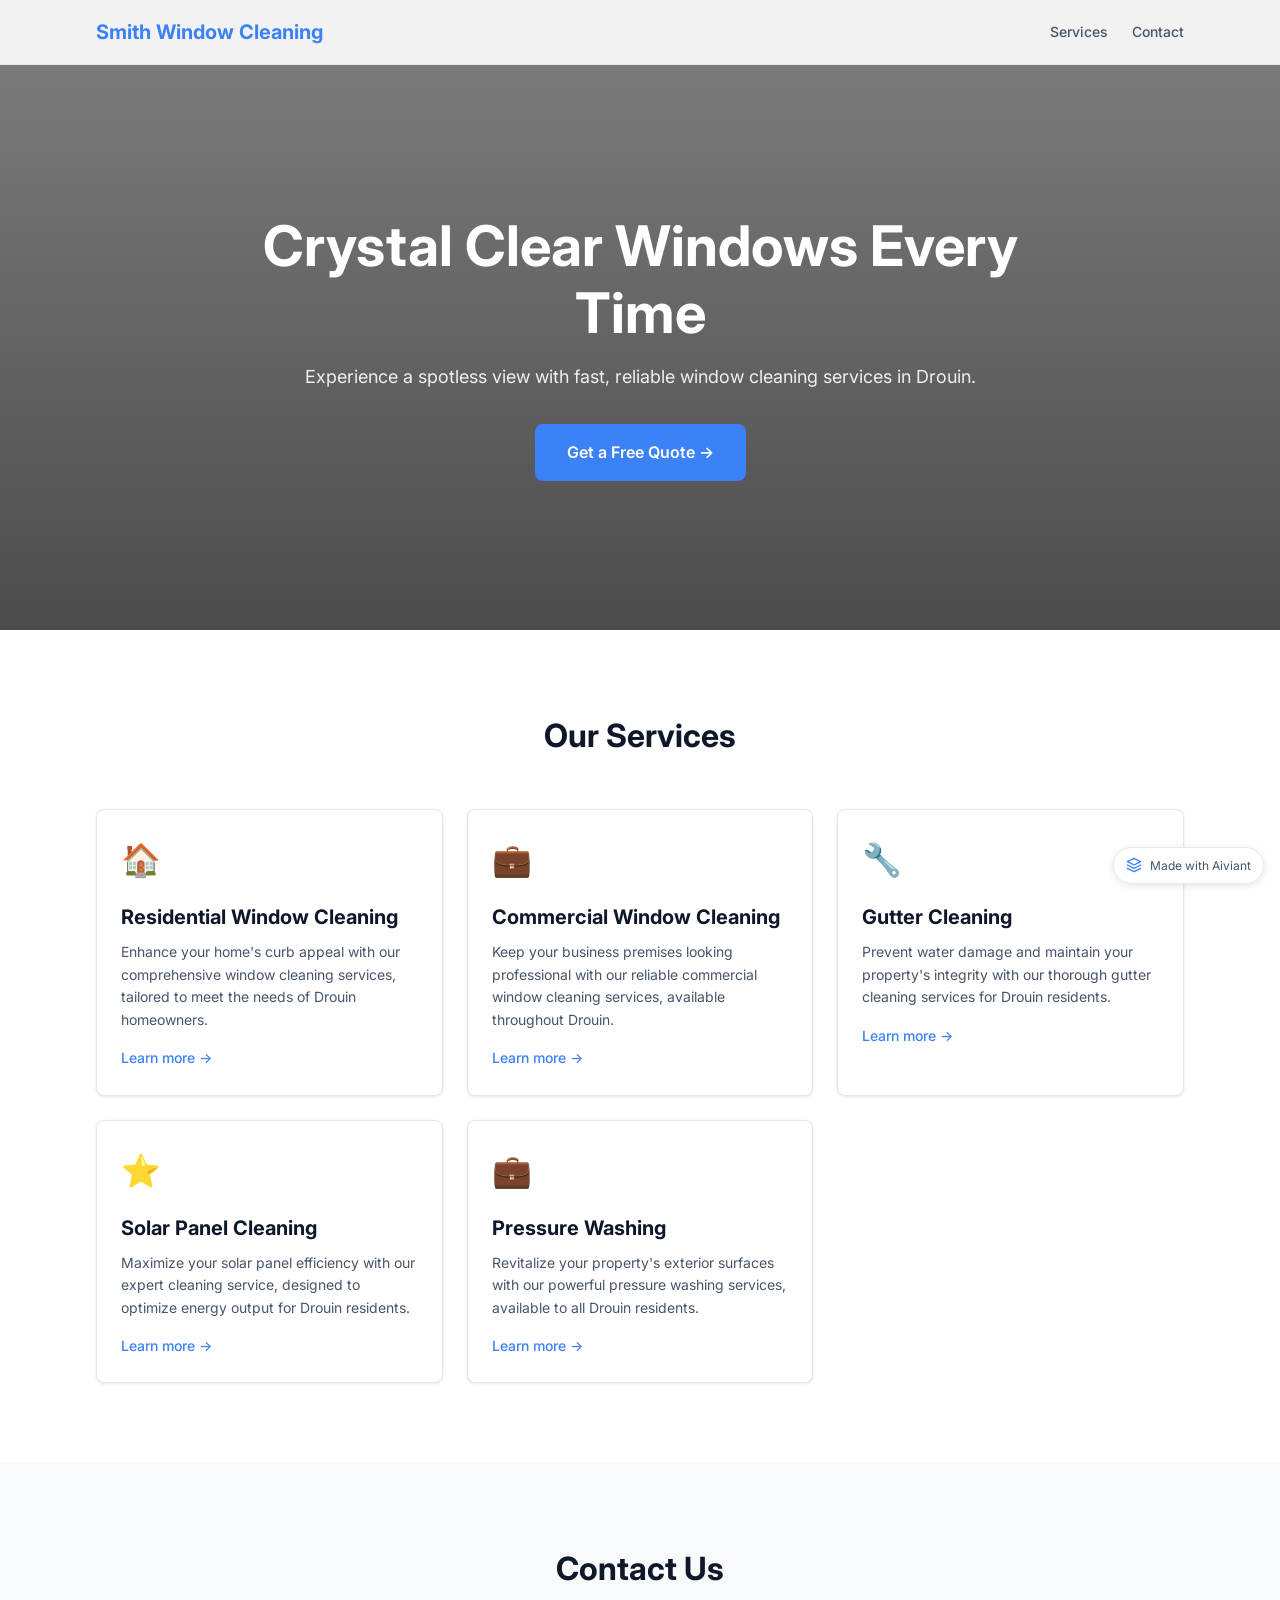
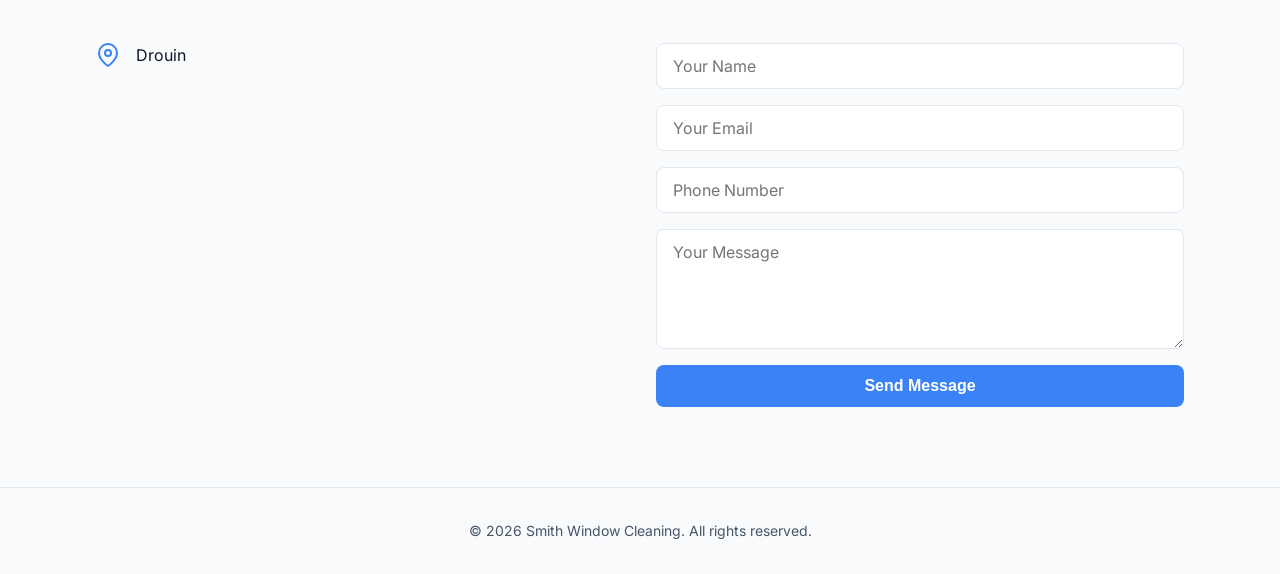
<file: index.html>
<!DOCTYPE html>
<html lang="en">
<head>
    <meta charset="UTF-8">
    <meta name="viewport" content="width=device-width, initial-scale=1.0">
    <title>Smith Window Cleaning - Spotless Windows in Drouin</title>
    <meta name="description" content="Smith Window Cleaning offers fast, reliable services in Drouin. Get crystal-clear windows with our professional team. Contact us for a free quote today.">
    <link rel="canonical" href="./">
    <link rel="stylesheet" href="./assets/styles.css">
    <link rel="preconnect" href="https://fonts.googleapis.com">
    <link rel="preconnect" href="https://fonts.gstatic.com" crossorigin>
    <link href="https://fonts.googleapis.com/css2?family=Inter:wght@400;500;600;700&family=Playfair+Display:wght@400;700&family=Poppins:wght@400;500;600;700&family=DM+Sans:wght@400;500;700&family=Merriweather:wght@400;700&family=Source+Sans+Pro:wght@400;600&display=swap" rel="stylesheet">
</head>
<body>
    
    <nav class="nav">
        <div class="nav-inner">
            <a href="." class="nav-logo">Smith Window Cleaning</a>
            <div class="nav-links">
                <a href="./#services" class="nav-link">Services</a>
<a href="./contact/" class="nav-link">Contact</a>
                
            </div>
            <button class="mobile-menu-btn" aria-label="Toggle menu">
                <svg xmlns="http://www.w3.org/2000/svg" width="24" height="24" viewBox="0 0 24 24" fill="none" stroke="currentColor" stroke-width="2" stroke-linecap="round" stroke-linejoin="round"><path d="M4 6h16M4 12h16M4 18h16"/></svg>
            </button>
        </div>
        <div class="mobile-menu">
            <a href=".">Home</a>
            <a href="./#services" >Services</a>
<a href="./contact/" >Contact</a>
        </div>
    </nav>
    
    
    <main>
        
    <section class="hero with-bg" style="background-image: url('https://images.unsplash.com/photo-1497366216548-37526070297c?w=1600&amp;q=80&amp;fit=crop')">
        <div class="hero-content">
            <h1>Crystal Clear Windows Every Time</h1>
            <p>Experience a spotless view with fast, reliable window cleaning services in Drouin.</p>
            <a href="./contact/" class="hero-btn">Get a Free Quote →</a>
        </div>
    </section>
    

    <section id="services" class="section">
        <div class="container">
            <h2 class="section-title">Our Services</h2>
            <div class="services-grid">
                
        <div class="service-card">
            <div class="service-icon">🏠</div>
            <h3>Residential Window Cleaning</h3>
            <p>Enhance your home&#x27;s curb appeal with our comprehensive window cleaning services, tailored to meet the needs of Drouin homeowners.</p>
            <a href="./services/residential-window-cleaning/" class="service-link">Learn more →</a>
        </div>
        

        <div class="service-card">
            <div class="service-icon">💼</div>
            <h3>Commercial Window Cleaning</h3>
            <p>Keep your business premises looking professional with our reliable commercial window cleaning services, available throughout Drouin.</p>
            <a href="./services/commercial-window-cleaning/" class="service-link">Learn more →</a>
        </div>
        

        <div class="service-card">
            <div class="service-icon">🔧</div>
            <h3>Gutter Cleaning</h3>
            <p>Prevent water damage and maintain your property&#x27;s integrity with our thorough gutter cleaning services for Drouin residents.</p>
            <a href="./services/gutter-cleaning/" class="service-link">Learn more →</a>
        </div>
        

        <div class="service-card">
            <div class="service-icon">⭐</div>
            <h3>Solar Panel Cleaning</h3>
            <p>Maximize your solar panel efficiency with our expert cleaning service, designed to optimize energy output for Drouin residents.</p>
            <a href="./services/solar-panel-cleaning/" class="service-link">Learn more →</a>
        </div>
        

        <div class="service-card">
            <div class="service-icon">💼</div>
            <h3>Pressure Washing</h3>
            <p>Revitalize your property&#x27;s exterior surfaces with our powerful pressure washing services, available to all Drouin residents.</p>
            <a href="./services/pressure-washing/" class="service-link">Learn more →</a>
        </div>
        
            </div>
        </div>
    </section>
    

    <section id="contact" class="section section-alt">
        <div class="container">
            <h2 class="section-title">Contact Us</h2>
            <div class="contact-grid">
                <div class="contact-info">
                    
        <div class="contact-item">
            <svg class="contact-icon" xmlns="http://www.w3.org/2000/svg" viewBox="0 0 24 24" fill="none" stroke="currentColor" stroke-width="2" stroke-linecap="round" stroke-linejoin="round"><path d="M21 10c0 7-9 13-9 13s-9-6-9-13a9 9 0 0 1 18 0z"></path><circle cx="12" cy="10" r="3"></circle></svg>
            <span>Drouin</span>
        </div>
        
                </div>
                
        <form class="contact-form">
            <input type="text" name="name" placeholder="Your Name" required>
            <input type="email" name="email" placeholder="Your Email" required>
            <input type="tel" name="phone" placeholder="Phone Number">
            <textarea name="message" placeholder="Your Message" required></textarea>
            <button type="submit">Send Message</button>
        </form>
        
            </div>
        </div>
    </section>
    

    </main>
    
    
    <footer class="footer">
        <p>&copy; 2026 Smith Window Cleaning. All rights reserved.</p>
        
    </footer>
    
    
    <div class="aiviant-badge">
        <a href="https://aiviant.com" target="_blank" rel="noopener noreferrer">
            <svg xmlns="http://www.w3.org/2000/svg" viewBox="0 0 24 24" fill="none" stroke="currentColor" stroke-width="2" stroke-linecap="round" stroke-linejoin="round"><polygon points="12 2 2 7 12 12 22 7 12 2"></polygon><polyline points="2 17 12 22 22 17"></polyline><polyline points="2 12 12 17 22 12"></polyline></svg>
            Made with Aiviant
        </a>
    </div>
    
    
    <script src="./assets/app.js"></script>
</body>
</html>
</file>
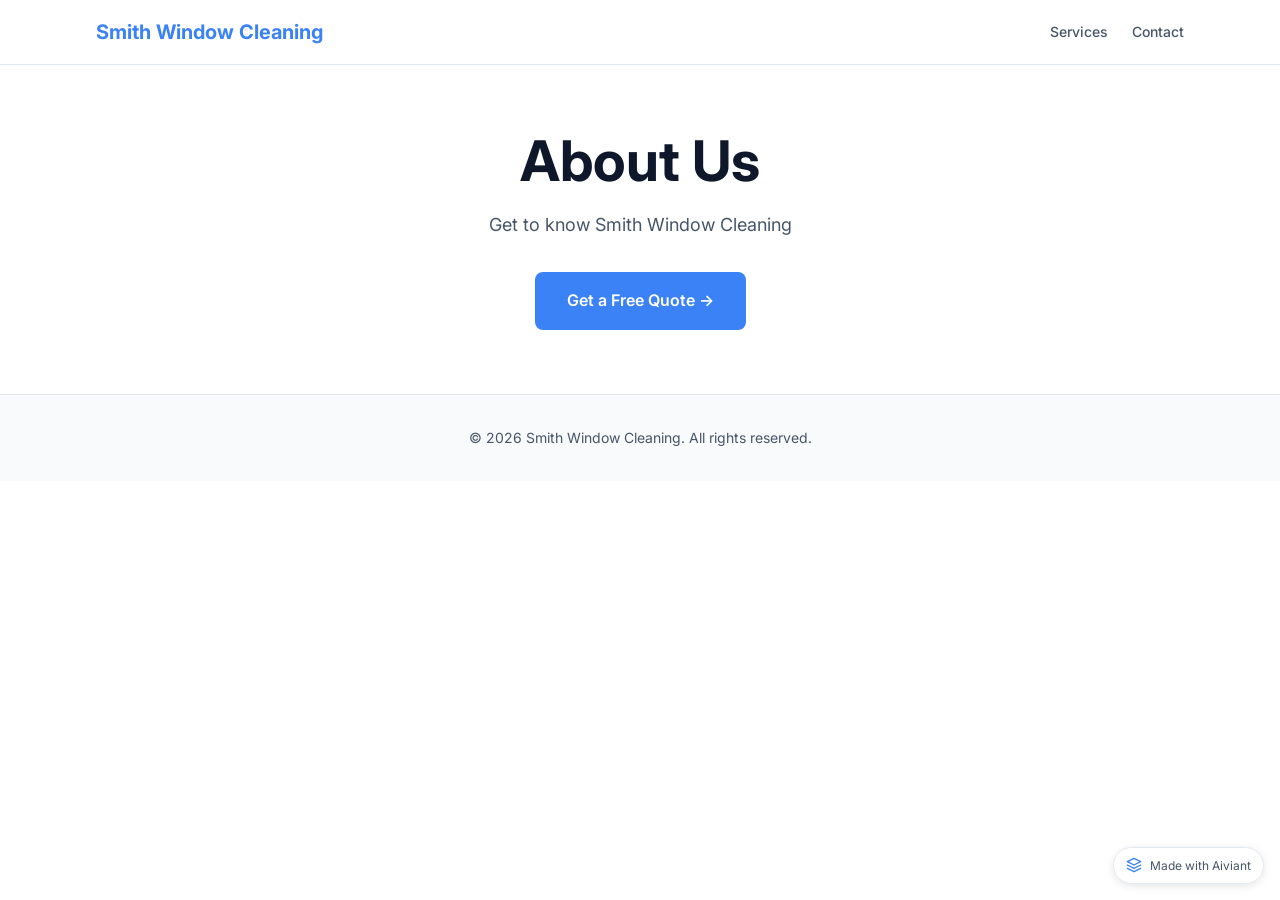
<file: about/index.html>
<!DOCTYPE html>
<html lang="en">
<head>
    <meta charset="UTF-8">
    <meta name="viewport" content="width=device-width, initial-scale=1.0">
    <title>About Smith Window Cleaning | trades in Drouin</title>
    <meta name="description" content="Learn more about Smith Window Cleaning, your trusted trades in Drouin. Discover our story and commitment to excellence.">
    <link rel="canonical" href="./">
    <link rel="stylesheet" href="../assets/styles.css">
    <link rel="preconnect" href="https://fonts.googleapis.com">
    <link rel="preconnect" href="https://fonts.gstatic.com" crossorigin>
    <link href="https://fonts.googleapis.com/css2?family=Inter:wght@400;500;600;700&family=Playfair+Display:wght@400;700&family=Poppins:wght@400;500;600;700&family=DM+Sans:wght@400;500;700&family=Merriweather:wght@400;700&family=Source+Sans+Pro:wght@400;600&display=swap" rel="stylesheet">
</head>
<body>
    
    <nav class="nav">
        <div class="nav-inner">
            <a href=".." class="nav-logo">Smith Window Cleaning</a>
            <div class="nav-links">
                <a href="../#services" class="nav-link">Services</a>
<a href="../contact/" class="nav-link">Contact</a>
                
            </div>
            <button class="mobile-menu-btn" aria-label="Toggle menu">
                <svg xmlns="http://www.w3.org/2000/svg" width="24" height="24" viewBox="0 0 24 24" fill="none" stroke="currentColor" stroke-width="2" stroke-linecap="round" stroke-linejoin="round"><path d="M4 6h16M4 12h16M4 18h16"/></svg>
            </button>
        </div>
        <div class="mobile-menu">
            <a href="..">Home</a>
            <a href="../#services" >Services</a>
<a href="../contact/" >Contact</a>
        </div>
    </nav>
    
    
    <main>
        
    <section class="hero">
        <div class="hero-content">
            <h1>About Us</h1>
            <p>Get to know Smith Window Cleaning</p>
            <a href="../contact/" class="hero-btn">Get a Free Quote →</a>
        </div>
    </section>
    
    </main>
    
    
    <footer class="footer">
        <p>&copy; 2026 Smith Window Cleaning. All rights reserved.</p>
        
    </footer>
    
    
    <div class="aiviant-badge">
        <a href="https://aiviant.com" target="_blank" rel="noopener noreferrer">
            <svg xmlns="http://www.w3.org/2000/svg" viewBox="0 0 24 24" fill="none" stroke="currentColor" stroke-width="2" stroke-linecap="round" stroke-linejoin="round"><polygon points="12 2 2 7 12 12 22 7 12 2"></polygon><polyline points="2 17 12 22 22 17"></polyline><polyline points="2 12 12 17 22 12"></polyline></svg>
            Made with Aiviant
        </a>
    </div>
    
    
    <script src="../assets/app.js"></script>
</body>
</html>
</file>
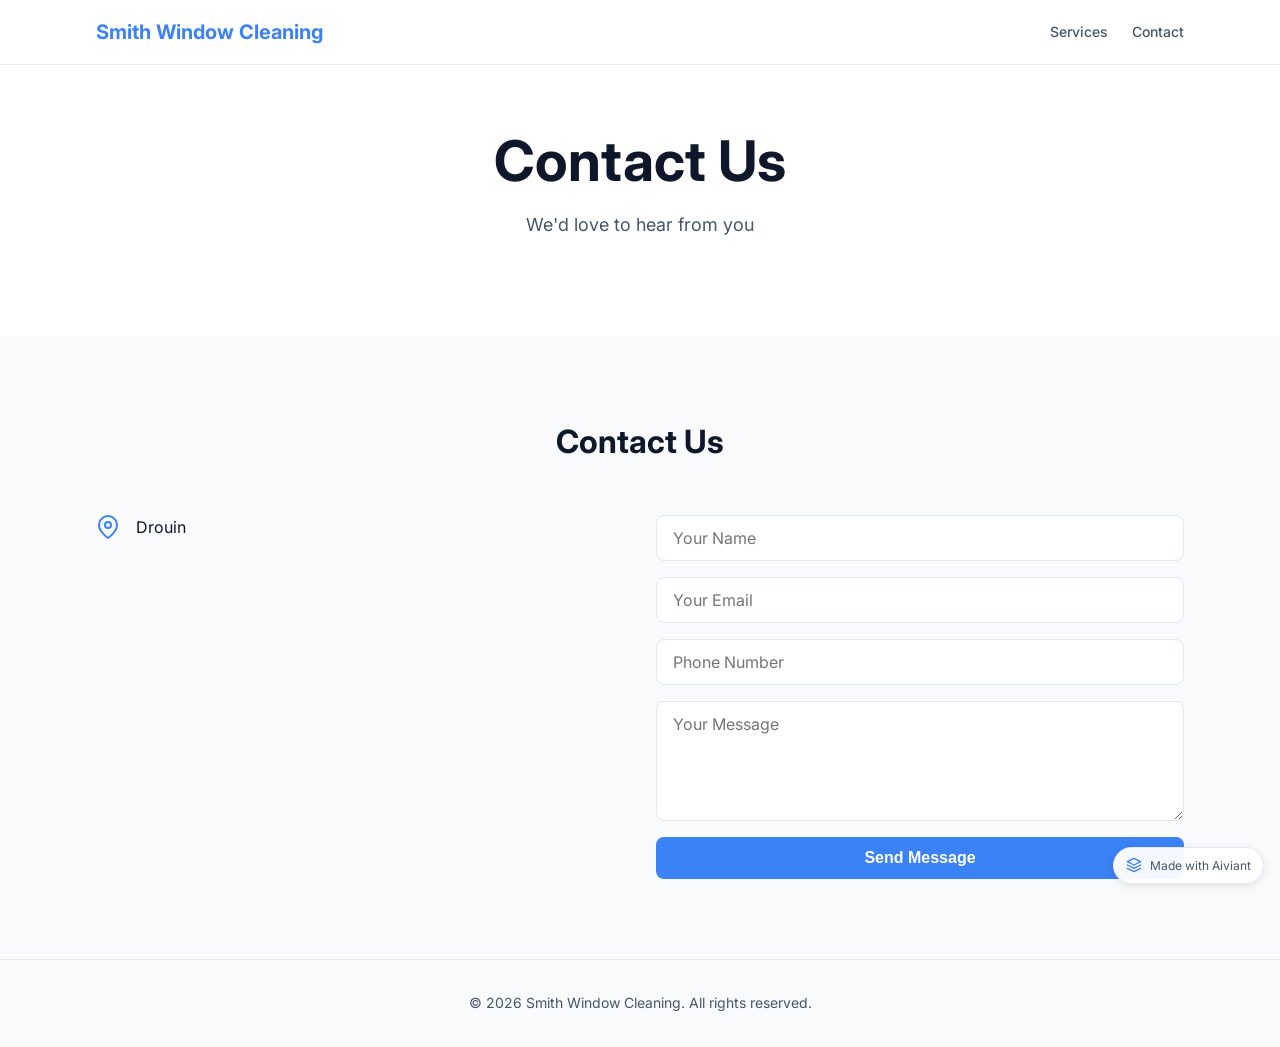
<file: contact/index.html>
<!DOCTYPE html>
<html lang="en">
<head>
    <meta charset="UTF-8">
    <meta name="viewport" content="width=device-width, initial-scale=1.0">
    <title>Contact Smith Window Cleaning | Get in Touch Today</title>
    <meta name="description" content="Contact Smith Window Cleaning in Drouin. Call us, email us, or fill out our form. We&#x27;d love to hear from you!">
    <link rel="canonical" href="./">
    <link rel="stylesheet" href="../assets/styles.css">
    <link rel="preconnect" href="https://fonts.googleapis.com">
    <link rel="preconnect" href="https://fonts.gstatic.com" crossorigin>
    <link href="https://fonts.googleapis.com/css2?family=Inter:wght@400;500;600;700&family=Playfair+Display:wght@400;700&family=Poppins:wght@400;500;600;700&family=DM+Sans:wght@400;500;700&family=Merriweather:wght@400;700&family=Source+Sans+Pro:wght@400;600&display=swap" rel="stylesheet">
</head>
<body>
    
    <nav class="nav">
        <div class="nav-inner">
            <a href=".." class="nav-logo">Smith Window Cleaning</a>
            <div class="nav-links">
                <a href="../#services" class="nav-link">Services</a>
<a href="../contact/" class="nav-link active">Contact</a>
                
            </div>
            <button class="mobile-menu-btn" aria-label="Toggle menu">
                <svg xmlns="http://www.w3.org/2000/svg" width="24" height="24" viewBox="0 0 24 24" fill="none" stroke="currentColor" stroke-width="2" stroke-linecap="round" stroke-linejoin="round"><path d="M4 6h16M4 12h16M4 18h16"/></svg>
            </button>
        </div>
        <div class="mobile-menu">
            <a href="..">Home</a>
            <a href="../#services" >Services</a>
<a href="../contact/" >Contact</a>
        </div>
    </nav>
    
    
    <main>
        
    <section class="hero">
        <div class="hero-content">
            <h1>Contact Us</h1>
            <p>We&#x27;d love to hear from you</p>
            
        </div>
    </section>
    

    <section id="contact" class="section section-alt">
        <div class="container">
            <h2 class="section-title">Contact Us</h2>
            <div class="contact-grid">
                <div class="contact-info">
                    
        <div class="contact-item">
            <svg class="contact-icon" xmlns="http://www.w3.org/2000/svg" viewBox="0 0 24 24" fill="none" stroke="currentColor" stroke-width="2" stroke-linecap="round" stroke-linejoin="round"><path d="M21 10c0 7-9 13-9 13s-9-6-9-13a9 9 0 0 1 18 0z"></path><circle cx="12" cy="10" r="3"></circle></svg>
            <span>Drouin</span>
        </div>
        
                </div>
                
        <form class="contact-form">
            <input type="text" name="name" placeholder="Your Name" required>
            <input type="email" name="email" placeholder="Your Email" required>
            <input type="tel" name="phone" placeholder="Phone Number">
            <textarea name="message" placeholder="Your Message" required></textarea>
            <button type="submit">Send Message</button>
        </form>
        
            </div>
        </div>
    </section>
    
    </main>
    
    
    <footer class="footer">
        <p>&copy; 2026 Smith Window Cleaning. All rights reserved.</p>
        
    </footer>
    
    
    <div class="aiviant-badge">
        <a href="https://aiviant.com" target="_blank" rel="noopener noreferrer">
            <svg xmlns="http://www.w3.org/2000/svg" viewBox="0 0 24 24" fill="none" stroke="currentColor" stroke-width="2" stroke-linecap="round" stroke-linejoin="round"><polygon points="12 2 2 7 12 12 22 7 12 2"></polygon><polyline points="2 17 12 22 22 17"></polyline><polyline points="2 12 12 17 22 12"></polyline></svg>
            Made with Aiviant
        </a>
    </div>
    
    
    <script src="../assets/app.js"></script>
</body>
</html>
</file>
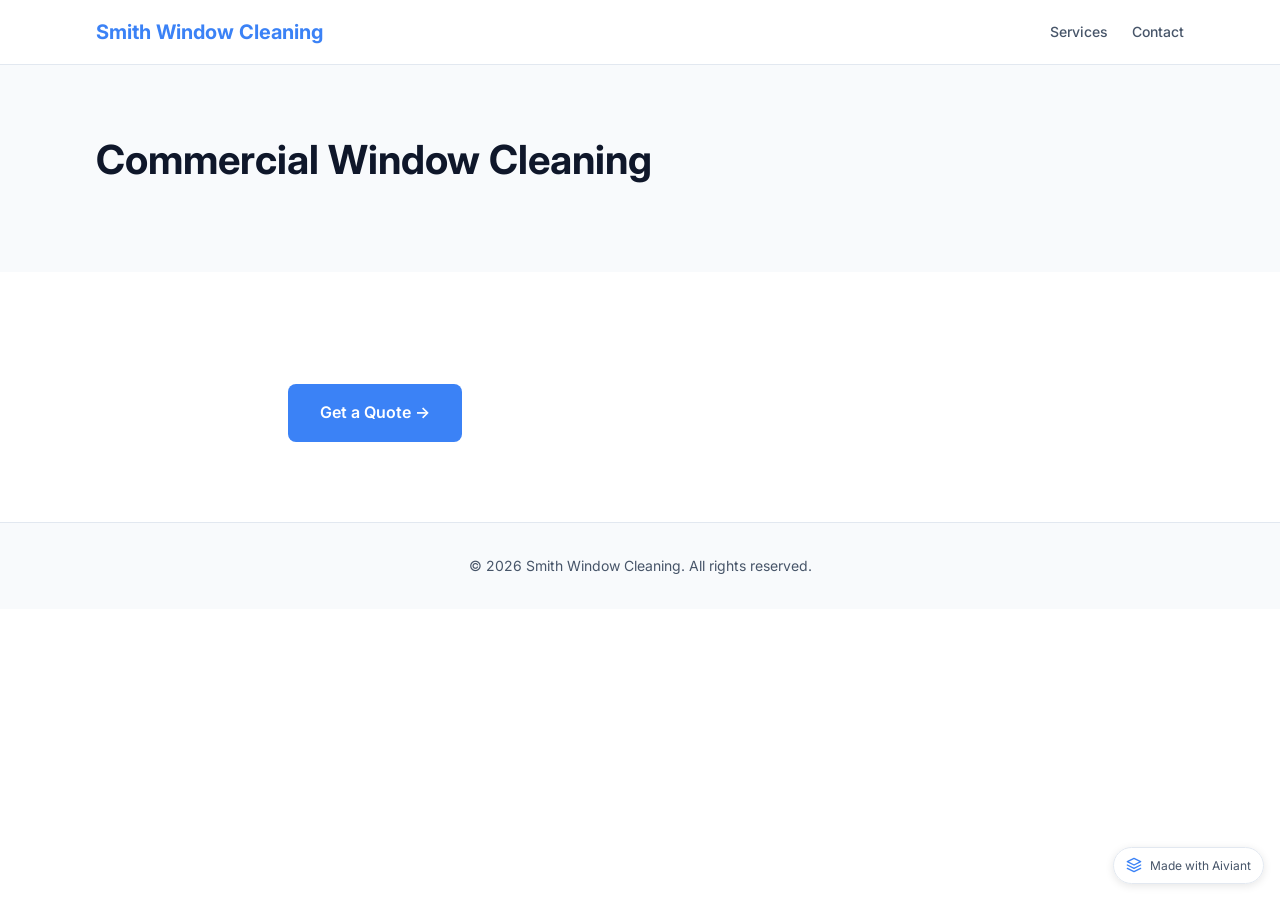
<file: services/commercial-window-cleaning/index.html>
<!DOCTYPE html>
<html lang="en">
<head>
    <meta charset="UTF-8">
    <meta name="viewport" content="width=device-width, initial-scale=1.0">
    <title>Commercial Window Cleaning - Smith Window Cleaning | Drouin</title>
    <meta name="description" content="Keep your business premises looking professional with our reliable commercial window cleaning services, available throughout Drouin.">
    <link rel="canonical" href="./">
    <link rel="stylesheet" href="../../assets/styles.css">
    <link rel="preconnect" href="https://fonts.googleapis.com">
    <link rel="preconnect" href="https://fonts.gstatic.com" crossorigin>
    <link href="https://fonts.googleapis.com/css2?family=Inter:wght@400;500;600;700&family=Playfair+Display:wght@400;700&family=Poppins:wght@400;500;600;700&family=DM+Sans:wght@400;500;700&family=Merriweather:wght@400;700&family=Source+Sans+Pro:wght@400;600&display=swap" rel="stylesheet">
</head>
<body>
    
    <nav class="nav">
        <div class="nav-inner">
            <a href="../.." class="nav-logo">Smith Window Cleaning</a>
            <div class="nav-links">
                <a href="../../#services" class="nav-link">Services</a>
<a href="../../contact/" class="nav-link">Contact</a>
                
            </div>
            <button class="mobile-menu-btn" aria-label="Toggle menu">
                <svg xmlns="http://www.w3.org/2000/svg" width="24" height="24" viewBox="0 0 24 24" fill="none" stroke="currentColor" stroke-width="2" stroke-linecap="round" stroke-linejoin="round"><path d="M4 6h16M4 12h16M4 18h16"/></svg>
            </button>
        </div>
        <div class="mobile-menu">
            <a href="../..">Home</a>
            <a href="../../#services" >Services</a>
<a href="../../contact/" >Contact</a>
        </div>
    </nav>
    
    
    <main>
        
        <section class="service-hero">
            <div class="container">
                <h1>Commercial Window Cleaning</h1>
                <p></p>
            </div>
        </section>
        
        <section class="service-content">
            <div class="container service-details">
                
                
                
                
                
                
                
                
                <div class="mt-8">
                    <a href="../../contact/" class="hero-btn">Get a Quote →</a>
                </div>
            </div>
        </section>
        
    </main>
    
    
    <footer class="footer">
        <p>&copy; 2026 Smith Window Cleaning. All rights reserved.</p>
        
    </footer>
    
    
    <div class="aiviant-badge">
        <a href="https://aiviant.com" target="_blank" rel="noopener noreferrer">
            <svg xmlns="http://www.w3.org/2000/svg" viewBox="0 0 24 24" fill="none" stroke="currentColor" stroke-width="2" stroke-linecap="round" stroke-linejoin="round"><polygon points="12 2 2 7 12 12 22 7 12 2"></polygon><polyline points="2 17 12 22 22 17"></polyline><polyline points="2 12 12 17 22 12"></polyline></svg>
            Made with Aiviant
        </a>
    </div>
    
    
    <script src="../../assets/app.js"></script>
</body>
</html>
</file>
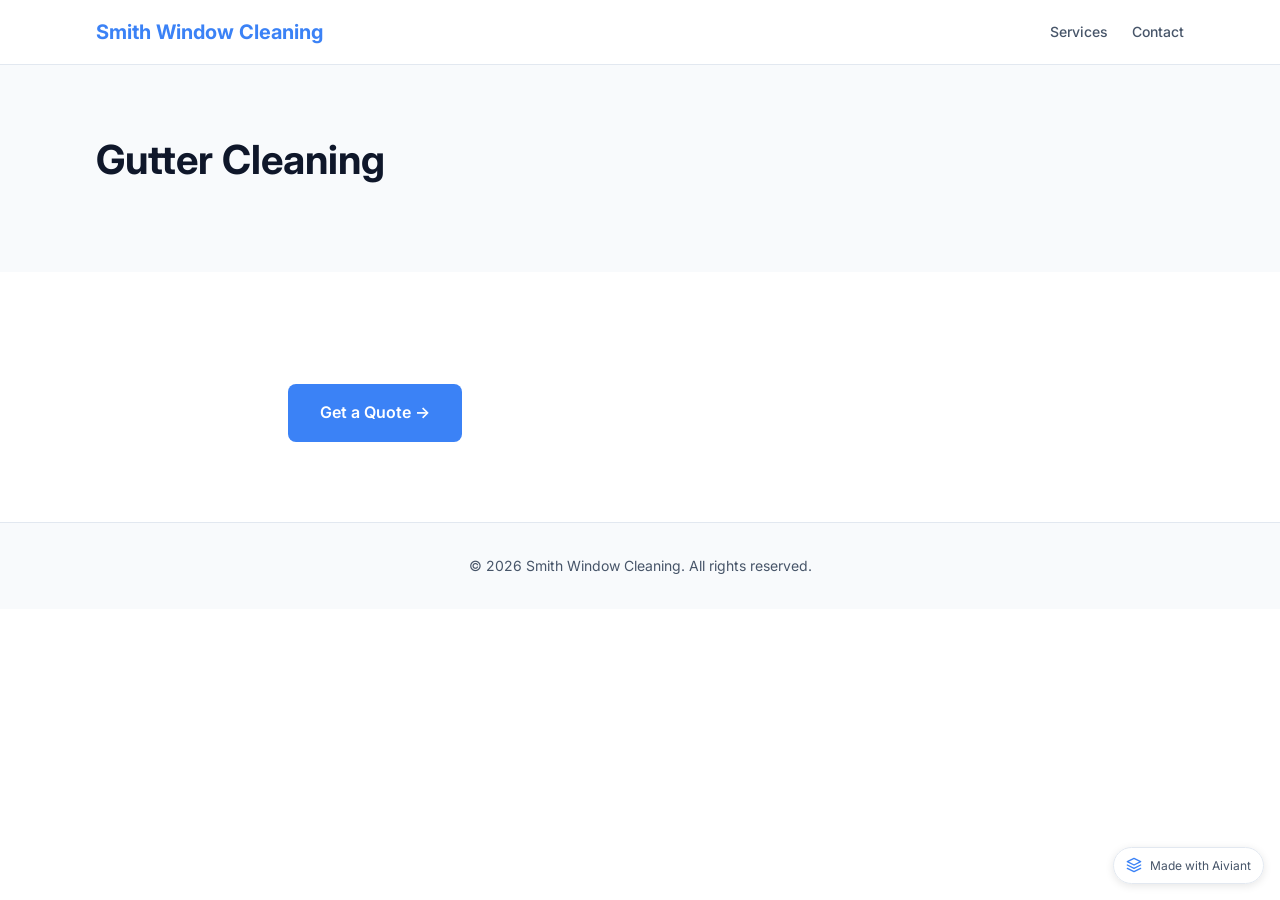
<file: services/gutter-cleaning/index.html>
<!DOCTYPE html>
<html lang="en">
<head>
    <meta charset="UTF-8">
    <meta name="viewport" content="width=device-width, initial-scale=1.0">
    <title>Gutter Cleaning - Smith Window Cleaning | Drouin</title>
    <meta name="description" content="Prevent water damage and maintain your property&#x27;s integrity with our thorough gutter cleaning services for Drouin residents.">
    <link rel="canonical" href="./">
    <link rel="stylesheet" href="../../assets/styles.css">
    <link rel="preconnect" href="https://fonts.googleapis.com">
    <link rel="preconnect" href="https://fonts.gstatic.com" crossorigin>
    <link href="https://fonts.googleapis.com/css2?family=Inter:wght@400;500;600;700&family=Playfair+Display:wght@400;700&family=Poppins:wght@400;500;600;700&family=DM+Sans:wght@400;500;700&family=Merriweather:wght@400;700&family=Source+Sans+Pro:wght@400;600&display=swap" rel="stylesheet">
</head>
<body>
    
    <nav class="nav">
        <div class="nav-inner">
            <a href="../.." class="nav-logo">Smith Window Cleaning</a>
            <div class="nav-links">
                <a href="../../#services" class="nav-link">Services</a>
<a href="../../contact/" class="nav-link">Contact</a>
                
            </div>
            <button class="mobile-menu-btn" aria-label="Toggle menu">
                <svg xmlns="http://www.w3.org/2000/svg" width="24" height="24" viewBox="0 0 24 24" fill="none" stroke="currentColor" stroke-width="2" stroke-linecap="round" stroke-linejoin="round"><path d="M4 6h16M4 12h16M4 18h16"/></svg>
            </button>
        </div>
        <div class="mobile-menu">
            <a href="../..">Home</a>
            <a href="../../#services" >Services</a>
<a href="../../contact/" >Contact</a>
        </div>
    </nav>
    
    
    <main>
        
        <section class="service-hero">
            <div class="container">
                <h1>Gutter Cleaning</h1>
                <p></p>
            </div>
        </section>
        
        <section class="service-content">
            <div class="container service-details">
                
                
                
                
                
                
                
                
                <div class="mt-8">
                    <a href="../../contact/" class="hero-btn">Get a Quote →</a>
                </div>
            </div>
        </section>
        
    </main>
    
    
    <footer class="footer">
        <p>&copy; 2026 Smith Window Cleaning. All rights reserved.</p>
        
    </footer>
    
    
    <div class="aiviant-badge">
        <a href="https://aiviant.com" target="_blank" rel="noopener noreferrer">
            <svg xmlns="http://www.w3.org/2000/svg" viewBox="0 0 24 24" fill="none" stroke="currentColor" stroke-width="2" stroke-linecap="round" stroke-linejoin="round"><polygon points="12 2 2 7 12 12 22 7 12 2"></polygon><polyline points="2 17 12 22 22 17"></polyline><polyline points="2 12 12 17 22 12"></polyline></svg>
            Made with Aiviant
        </a>
    </div>
    
    
    <script src="../../assets/app.js"></script>
</body>
</html>
</file>
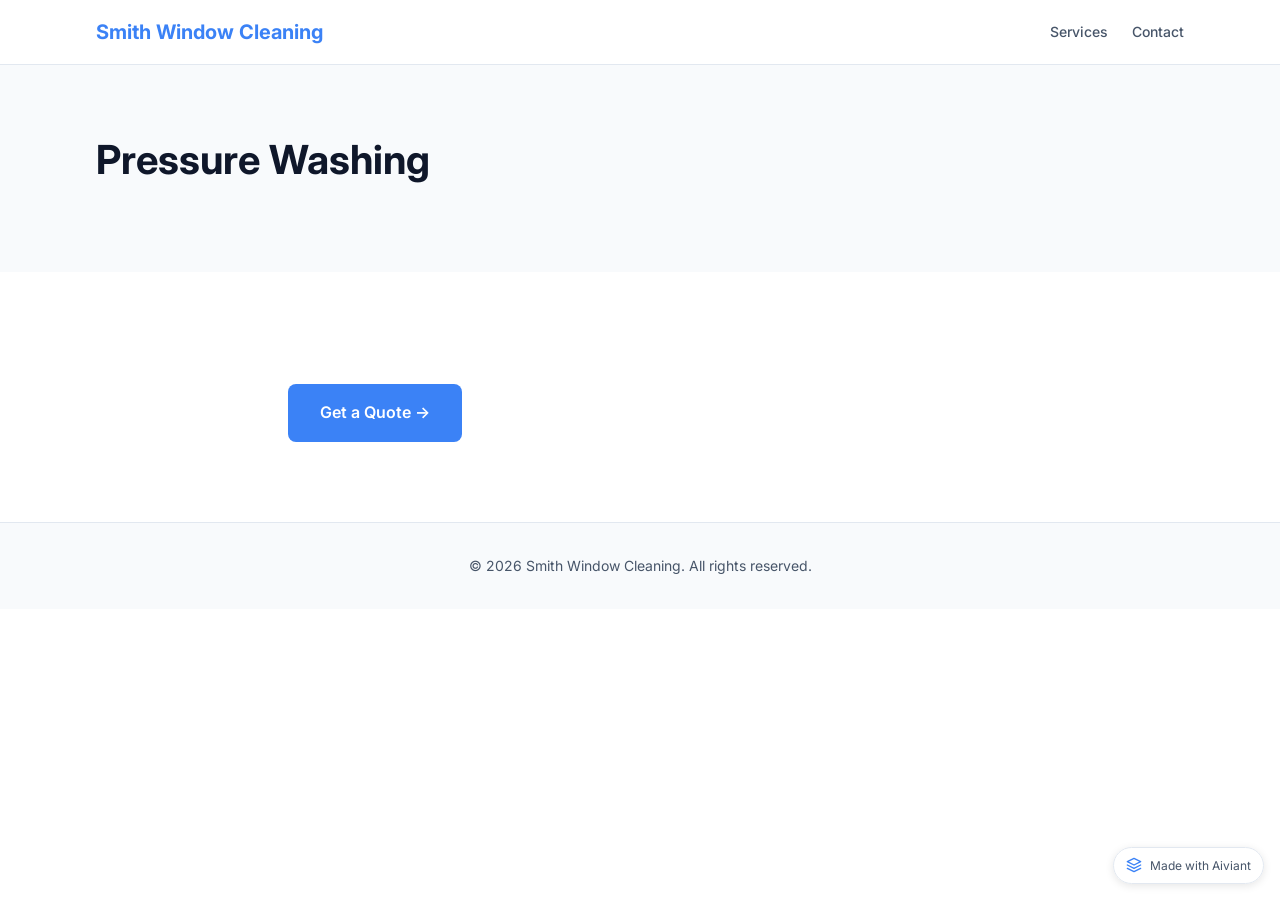
<file: services/pressure-washing/index.html>
<!DOCTYPE html>
<html lang="en">
<head>
    <meta charset="UTF-8">
    <meta name="viewport" content="width=device-width, initial-scale=1.0">
    <title>Pressure Washing - Smith Window Cleaning | Drouin</title>
    <meta name="description" content="Revitalize your property&#x27;s exterior surfaces with our powerful pressure washing services, available to all Drouin residents.">
    <link rel="canonical" href="./">
    <link rel="stylesheet" href="../../assets/styles.css">
    <link rel="preconnect" href="https://fonts.googleapis.com">
    <link rel="preconnect" href="https://fonts.gstatic.com" crossorigin>
    <link href="https://fonts.googleapis.com/css2?family=Inter:wght@400;500;600;700&family=Playfair+Display:wght@400;700&family=Poppins:wght@400;500;600;700&family=DM+Sans:wght@400;500;700&family=Merriweather:wght@400;700&family=Source+Sans+Pro:wght@400;600&display=swap" rel="stylesheet">
</head>
<body>
    
    <nav class="nav">
        <div class="nav-inner">
            <a href="../.." class="nav-logo">Smith Window Cleaning</a>
            <div class="nav-links">
                <a href="../../#services" class="nav-link">Services</a>
<a href="../../contact/" class="nav-link">Contact</a>
                
            </div>
            <button class="mobile-menu-btn" aria-label="Toggle menu">
                <svg xmlns="http://www.w3.org/2000/svg" width="24" height="24" viewBox="0 0 24 24" fill="none" stroke="currentColor" stroke-width="2" stroke-linecap="round" stroke-linejoin="round"><path d="M4 6h16M4 12h16M4 18h16"/></svg>
            </button>
        </div>
        <div class="mobile-menu">
            <a href="../..">Home</a>
            <a href="../../#services" >Services</a>
<a href="../../contact/" >Contact</a>
        </div>
    </nav>
    
    
    <main>
        
        <section class="service-hero">
            <div class="container">
                <h1>Pressure Washing</h1>
                <p></p>
            </div>
        </section>
        
        <section class="service-content">
            <div class="container service-details">
                
                
                
                
                
                
                
                
                <div class="mt-8">
                    <a href="../../contact/" class="hero-btn">Get a Quote →</a>
                </div>
            </div>
        </section>
        
    </main>
    
    
    <footer class="footer">
        <p>&copy; 2026 Smith Window Cleaning. All rights reserved.</p>
        
    </footer>
    
    
    <div class="aiviant-badge">
        <a href="https://aiviant.com" target="_blank" rel="noopener noreferrer">
            <svg xmlns="http://www.w3.org/2000/svg" viewBox="0 0 24 24" fill="none" stroke="currentColor" stroke-width="2" stroke-linecap="round" stroke-linejoin="round"><polygon points="12 2 2 7 12 12 22 7 12 2"></polygon><polyline points="2 17 12 22 22 17"></polyline><polyline points="2 12 12 17 22 12"></polyline></svg>
            Made with Aiviant
        </a>
    </div>
    
    
    <script src="../../assets/app.js"></script>
</body>
</html>
</file>
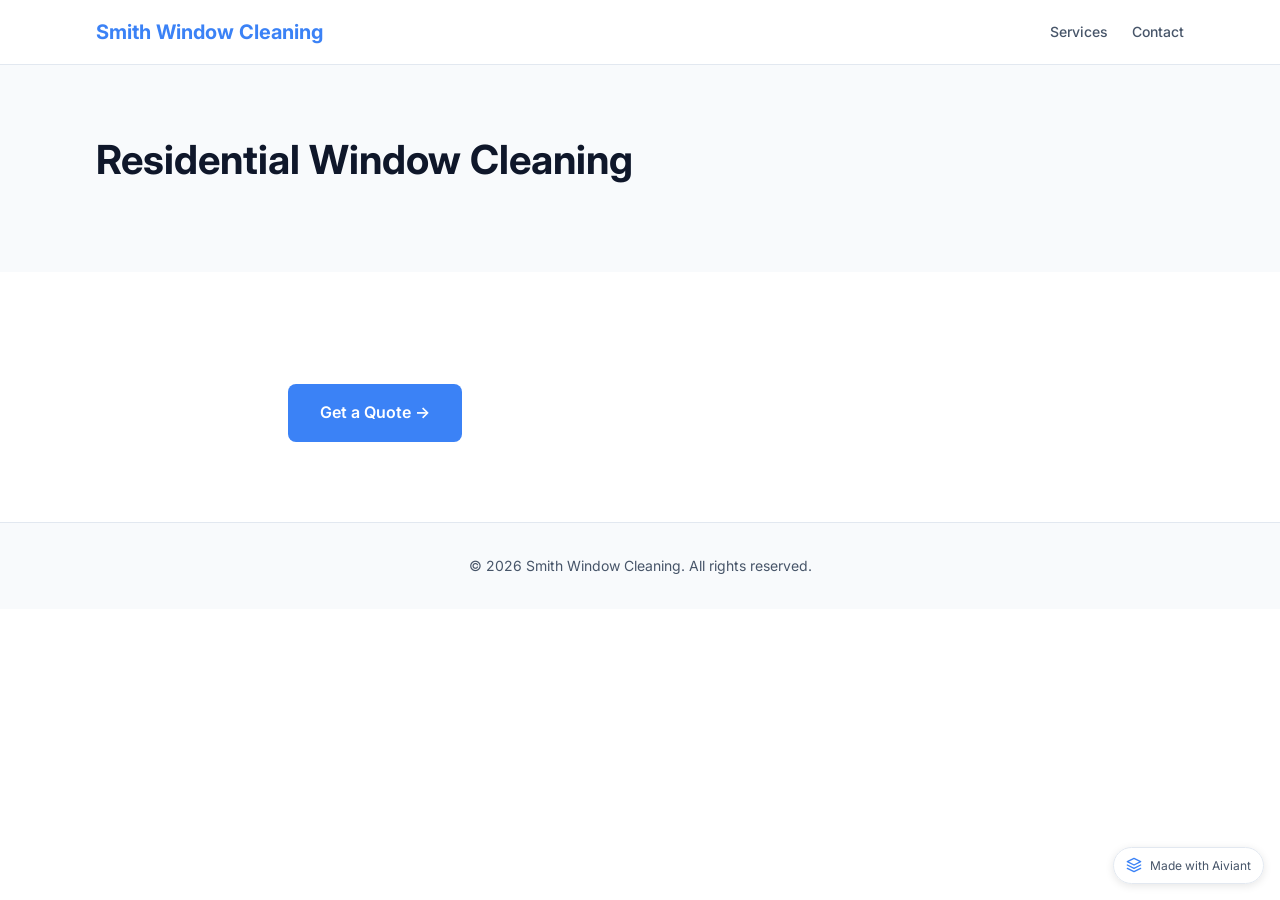
<file: services/residential-window-cleaning/index.html>
<!DOCTYPE html>
<html lang="en">
<head>
    <meta charset="UTF-8">
    <meta name="viewport" content="width=device-width, initial-scale=1.0">
    <title>Residential Window Cleaning - Smith Window Cleaning | Drouin</title>
    <meta name="description" content="Enhance your home&#x27;s curb appeal with our comprehensive window cleaning services, tailored to meet the needs of Drouin homeowners.">
    <link rel="canonical" href="./">
    <link rel="stylesheet" href="../../assets/styles.css">
    <link rel="preconnect" href="https://fonts.googleapis.com">
    <link rel="preconnect" href="https://fonts.gstatic.com" crossorigin>
    <link href="https://fonts.googleapis.com/css2?family=Inter:wght@400;500;600;700&family=Playfair+Display:wght@400;700&family=Poppins:wght@400;500;600;700&family=DM+Sans:wght@400;500;700&family=Merriweather:wght@400;700&family=Source+Sans+Pro:wght@400;600&display=swap" rel="stylesheet">
</head>
<body>
    
    <nav class="nav">
        <div class="nav-inner">
            <a href="../.." class="nav-logo">Smith Window Cleaning</a>
            <div class="nav-links">
                <a href="../../#services" class="nav-link">Services</a>
<a href="../../contact/" class="nav-link">Contact</a>
                
            </div>
            <button class="mobile-menu-btn" aria-label="Toggle menu">
                <svg xmlns="http://www.w3.org/2000/svg" width="24" height="24" viewBox="0 0 24 24" fill="none" stroke="currentColor" stroke-width="2" stroke-linecap="round" stroke-linejoin="round"><path d="M4 6h16M4 12h16M4 18h16"/></svg>
            </button>
        </div>
        <div class="mobile-menu">
            <a href="../..">Home</a>
            <a href="../../#services" >Services</a>
<a href="../../contact/" >Contact</a>
        </div>
    </nav>
    
    
    <main>
        
        <section class="service-hero">
            <div class="container">
                <h1>Residential Window Cleaning</h1>
                <p></p>
            </div>
        </section>
        
        <section class="service-content">
            <div class="container service-details">
                
                
                
                
                
                
                
                
                <div class="mt-8">
                    <a href="../../contact/" class="hero-btn">Get a Quote →</a>
                </div>
            </div>
        </section>
        
    </main>
    
    
    <footer class="footer">
        <p>&copy; 2026 Smith Window Cleaning. All rights reserved.</p>
        
    </footer>
    
    
    <div class="aiviant-badge">
        <a href="https://aiviant.com" target="_blank" rel="noopener noreferrer">
            <svg xmlns="http://www.w3.org/2000/svg" viewBox="0 0 24 24" fill="none" stroke="currentColor" stroke-width="2" stroke-linecap="round" stroke-linejoin="round"><polygon points="12 2 2 7 12 12 22 7 12 2"></polygon><polyline points="2 17 12 22 22 17"></polyline><polyline points="2 12 12 17 22 12"></polyline></svg>
            Made with Aiviant
        </a>
    </div>
    
    
    <script src="../../assets/app.js"></script>
</body>
</html>
</file>
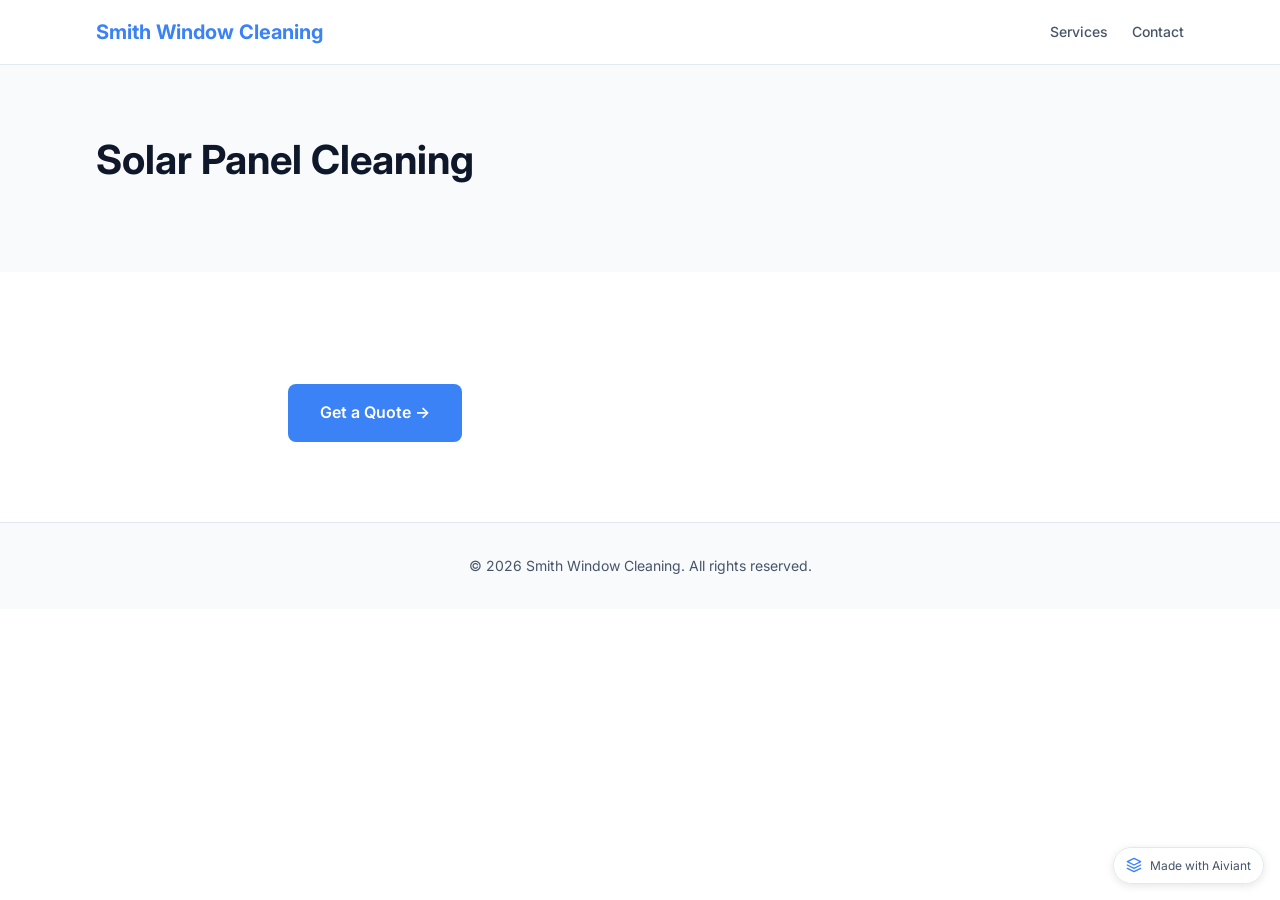
<file: services/solar-panel-cleaning/index.html>
<!DOCTYPE html>
<html lang="en">
<head>
    <meta charset="UTF-8">
    <meta name="viewport" content="width=device-width, initial-scale=1.0">
    <title>Solar Panel Cleaning - Smith Window Cleaning | Drouin</title>
    <meta name="description" content="Maximize your solar panel efficiency with our expert cleaning service, designed to optimize energy output for Drouin residents.">
    <link rel="canonical" href="./">
    <link rel="stylesheet" href="../../assets/styles.css">
    <link rel="preconnect" href="https://fonts.googleapis.com">
    <link rel="preconnect" href="https://fonts.gstatic.com" crossorigin>
    <link href="https://fonts.googleapis.com/css2?family=Inter:wght@400;500;600;700&family=Playfair+Display:wght@400;700&family=Poppins:wght@400;500;600;700&family=DM+Sans:wght@400;500;700&family=Merriweather:wght@400;700&family=Source+Sans+Pro:wght@400;600&display=swap" rel="stylesheet">
</head>
<body>
    
    <nav class="nav">
        <div class="nav-inner">
            <a href="../.." class="nav-logo">Smith Window Cleaning</a>
            <div class="nav-links">
                <a href="../../#services" class="nav-link">Services</a>
<a href="../../contact/" class="nav-link">Contact</a>
                
            </div>
            <button class="mobile-menu-btn" aria-label="Toggle menu">
                <svg xmlns="http://www.w3.org/2000/svg" width="24" height="24" viewBox="0 0 24 24" fill="none" stroke="currentColor" stroke-width="2" stroke-linecap="round" stroke-linejoin="round"><path d="M4 6h16M4 12h16M4 18h16"/></svg>
            </button>
        </div>
        <div class="mobile-menu">
            <a href="../..">Home</a>
            <a href="../../#services" >Services</a>
<a href="../../contact/" >Contact</a>
        </div>
    </nav>
    
    
    <main>
        
        <section class="service-hero">
            <div class="container">
                <h1>Solar Panel Cleaning</h1>
                <p></p>
            </div>
        </section>
        
        <section class="service-content">
            <div class="container service-details">
                
                
                
                
                
                
                
                
                <div class="mt-8">
                    <a href="../../contact/" class="hero-btn">Get a Quote →</a>
                </div>
            </div>
        </section>
        
    </main>
    
    
    <footer class="footer">
        <p>&copy; 2026 Smith Window Cleaning. All rights reserved.</p>
        
    </footer>
    
    
    <div class="aiviant-badge">
        <a href="https://aiviant.com" target="_blank" rel="noopener noreferrer">
            <svg xmlns="http://www.w3.org/2000/svg" viewBox="0 0 24 24" fill="none" stroke="currentColor" stroke-width="2" stroke-linecap="round" stroke-linejoin="round"><polygon points="12 2 2 7 12 12 22 7 12 2"></polygon><polyline points="2 17 12 22 22 17"></polyline><polyline points="2 12 12 17 22 12"></polyline></svg>
            Made with Aiviant
        </a>
    </div>
    
    
    <script src="../../assets/app.js"></script>
</body>
</html>
</file>
<file: assets/styles.css>
/* Aiviant Static Site - Generated CSS */
:root {
    --theme-bg: #FFFFFF;
    --theme-surface: #F8FAFC;
    --theme-surface-alt: #f1f5f9;
    --theme-text: #0F172A;
    --theme-text-secondary: #475569;
    --theme-text-muted: #94A3B8;
    --theme-accent: #3B82F6;
    --theme-accent-hover: #2563EB;
    --theme-border: #E2E8F0;
    --theme-radius: 8px;
    --theme-shadow: 0 1px 3px rgba(0,0,0,0.1);
    --brand-color: #3B82F6;
    --font-heading: Inter, system-ui, sans-serif;
    --font-body: Inter, system-ui, sans-serif;
    --section-spacing: 80px;
}

* {
    margin: 0;
    padding: 0;
    box-sizing: border-box;
}

body {
    font-family: var(--font-body);
    background-color: var(--theme-bg);
    color: var(--theme-text);
    line-height: 1.6;
}

h1, h2, h3, h4, h5, h6 {
    font-family: var(--font-heading);
    font-weight: 700;
    color: var(--theme-text);
}

a {
    color: var(--theme-accent);
    text-decoration: none;
    transition: opacity 0.2s ease;
}

a:hover {
    opacity: 0.8;
}

img {
    max-width: 100%;
    height: auto;
}

/* Layout */
.container {
    max-width: 72rem;
    margin: 0 auto;
    padding: 0 1rem;
}

@media (min-width: 768px) {
    .container {
        padding: 0 2rem;
    }
}

/* Navigation */
.nav {
    position: fixed;
    top: 0;
    left: 0;
    right: 0;
    z-index: 50;
    backdrop-filter: blur(8px);
    -webkit-backdrop-filter: blur(8px);
    border-bottom: 1px solid var(--theme-border);
    background-color: rgba(255, 255, 255, 0.9);
}

.nav.dark {
    background-color: rgba(30, 41, 59, 0.9);
}

.nav-inner {
    max-width: 72rem;
    margin: 0 auto;
    padding: 0 1rem;
    display: flex;
    align-items: center;
    justify-content: space-between;
    height: 4rem;
}

@media (min-width: 768px) {
    .nav-inner {
        padding: 0 2rem;
    }
}

.nav-logo {
    font-size: 1.25rem;
    font-weight: 700;
    color: var(--theme-accent);
    font-family: var(--font-heading);
}

.nav-logo img {
    height: 2rem;
    object-fit: contain;
}

.nav-links {
    display: none;
    align-items: center;
    gap: 1.5rem;
}

@media (min-width: 768px) {
    .nav-links {
        display: flex;
    }
}

.nav-link {
    font-size: 0.875rem;
    font-weight: 500;
    color: var(--theme-text-secondary);
}

.nav-cta {
    display: inline-flex;
    align-items: center;
    gap: 0.5rem;
    padding: 0.5rem 1rem;
    background-color: var(--theme-accent);
    color: white;
    font-size: 0.875rem;
    font-weight: 500;
    border-radius: var(--theme-radius);
}

/* Mobile Menu */
.mobile-menu-btn {
    display: flex;
    padding: 0.5rem;
    background: none;
    border: none;
    cursor: pointer;
    color: var(--theme-text);
}

@media (min-width: 768px) {
    .mobile-menu-btn {
        display: none;
    }
}

.mobile-menu {
    display: none;
    padding: 1rem;
    border-top: 1px solid var(--theme-border);
    background-color: var(--theme-bg);
}

.mobile-menu.open {
    display: block;
}

@media (min-width: 768px) {
    .mobile-menu {
        display: none !important;
    }
}

.mobile-menu a {
    display: block;
    padding: 0.75rem 0;
    color: var(--theme-text-secondary);
    font-weight: 500;
}

/* Hero Section */
.hero {
    padding: 8rem 1rem 4rem;
    text-align: center;
    background-size: cover;
    background-position: center;
    position: relative;
}

.hero.with-bg {
    min-height: 70vh;
    display: flex;
    align-items: center;
    justify-content: center;
}

.hero.with-bg::before {
    content: '';
    position: absolute;
    inset: 0;
    background: linear-gradient(to bottom, rgba(0,0,0,0.5), rgba(0,0,0,0.7));
}

.hero-content {
    position: relative;
    z-index: 1;
    max-width: 48rem;
    margin: 0 auto;
}

.hero.with-bg .hero-content {
    color: white;
}

.hero h1 {
    font-size: 2.5rem;
    margin-bottom: 1rem;
    line-height: 1.2;
}

@media (min-width: 768px) {
    .hero h1 {
        font-size: 3.5rem;
    }
}

.hero.with-bg h1 {
    color: white;
}

.hero p {
    font-size: 1.125rem;
    color: var(--theme-text-secondary);
    margin-bottom: 2rem;
}

.hero.with-bg p {
    color: rgba(255,255,255,0.9);
}

.hero-btn {
    display: inline-flex;
    align-items: center;
    gap: 0.5rem;
    padding: 1rem 2rem;
    background-color: var(--theme-accent);
    color: white;
    font-size: 1rem;
    font-weight: 600;
    border-radius: var(--theme-radius);
    transition: background-color 0.2s ease;
}

.hero-btn:hover {
    background-color: var(--theme-accent-hover);
    opacity: 1;
}

/* Section Base */
.section {
    padding: var(--section-spacing) 1rem;
}

@media (min-width: 768px) {
    .section {
        padding: var(--section-spacing) 2rem;
    }
}

.section-alt {
    background-color: var(--theme-surface);
}

.section-title {
    font-size: 2rem;
    text-align: center;
    margin-bottom: 3rem;
}

/* About Section */
.about-grid {
    display: grid;
    gap: 2rem;
    align-items: center;
}

@media (min-width: 768px) {
    .about-grid {
        grid-template-columns: 1fr 1fr;
    }
}

.about-image {
    border-radius: var(--theme-radius);
    overflow: hidden;
}

.about-image img {
    width: 100%;
    height: auto;
    display: block;
}

.about-content p {
    color: var(--theme-text-secondary);
    line-height: 1.8;
}

/* Services Section */
.services-grid {
    display: grid;
    gap: 1.5rem;
}

@media (min-width: 768px) {
    .services-grid {
        grid-template-columns: repeat(2, 1fr);
    }
}

@media (min-width: 1024px) {
    .services-grid {
        grid-template-columns: repeat(3, 1fr);
    }
}

.service-card {
    padding: 1.5rem;
    background-color: var(--theme-bg);
    border: 1px solid var(--theme-border);
    border-radius: var(--theme-radius);
    box-shadow: var(--theme-shadow);
    transition: transform 0.2s ease, box-shadow 0.2s ease;
}

.service-card:hover {
    transform: translateY(-2px);
    box-shadow: 0 4px 12px rgba(0,0,0,0.1);
}

.service-icon {
    font-size: 2rem;
    margin-bottom: 1rem;
}

.service-card h3 {
    font-size: 1.25rem;
    margin-bottom: 0.5rem;
}

.service-card p {
    font-size: 0.875rem;
    color: var(--theme-text-secondary);
}

.service-link {
    display: inline-flex;
    align-items: center;
    gap: 0.25rem;
    margin-top: 1rem;
    color: var(--theme-accent);
    font-size: 0.875rem;
    font-weight: 500;
}

/* Gallery Section */
.gallery-grid {
    display: grid;
    gap: 1rem;
    grid-template-columns: repeat(2, 1fr);
}

@media (min-width: 768px) {
    .gallery-grid {
        grid-template-columns: repeat(3, 1fr);
    }
}

.gallery-item {
    border-radius: var(--theme-radius);
    overflow: hidden;
    aspect-ratio: 1;
}

.gallery-item img {
    width: 100%;
    height: 100%;
    object-fit: cover;
    transition: transform 0.3s ease;
}

.gallery-item:hover img {
    transform: scale(1.05);
}

/* Reviews Section */
.reviews-grid {
    display: grid;
    gap: 1.5rem;
}

@media (min-width: 768px) {
    .reviews-grid {
        grid-template-columns: repeat(2, 1fr);
    }
}

@media (min-width: 1024px) {
    .reviews-grid {
        grid-template-columns: repeat(3, 1fr);
    }
}

.review-card {
    padding: 1.5rem;
    background-color: var(--theme-bg);
    border: 1px solid var(--theme-border);
    border-radius: var(--theme-radius);
}

.review-stars {
    color: #fbbf24;
    margin-bottom: 0.75rem;
}

.review-text {
    font-size: 0.875rem;
    color: var(--theme-text-secondary);
    font-style: italic;
    margin-bottom: 1rem;
}

.review-author {
    font-weight: 600;
    font-size: 0.875rem;
}

/* Contact Section */
.contact-grid {
    display: grid;
    gap: 2rem;
}

@media (min-width: 768px) {
    .contact-grid {
        grid-template-columns: 1fr 1fr;
    }
}

.contact-info {
    display: flex;
    flex-direction: column;
    gap: 1.5rem;
}

.contact-item {
    display: flex;
    align-items: flex-start;
    gap: 1rem;
}

.contact-icon {
    width: 1.5rem;
    height: 1.5rem;
    color: var(--theme-accent);
    flex-shrink: 0;
}

.contact-form {
    display: flex;
    flex-direction: column;
    gap: 1rem;
}

.contact-form input,
.contact-form textarea {
    width: 100%;
    padding: 0.75rem 1rem;
    border: 1px solid var(--theme-border);
    border-radius: var(--theme-radius);
    background-color: var(--theme-bg);
    color: var(--theme-text);
    font-family: var(--font-body);
    font-size: 1rem;
}

.contact-form input:focus,
.contact-form textarea:focus {
    outline: none;
    border-color: var(--theme-accent);
}

.contact-form textarea {
    min-height: 120px;
    resize: vertical;
}

.contact-form button {
    padding: 0.75rem 1.5rem;
    background-color: var(--theme-accent);
    color: white;
    border: none;
    border-radius: var(--theme-radius);
    font-weight: 600;
    font-size: 1rem;
    cursor: pointer;
    transition: background-color 0.2s ease;
}

.contact-form button:hover {
    background-color: var(--theme-accent-hover);
}

/* Map Section */
.map-container {
    height: 400px;
    border-radius: var(--theme-radius);
    overflow: hidden;
}

#map {
    width: 100%;
    height: 100%;
}

/* Social Section */
.social-links {
    display: flex;
    justify-content: center;
    gap: 1rem;
    flex-wrap: wrap;
}

.social-link {
    display: inline-flex;
    align-items: center;
    justify-content: center;
    width: 3rem;
    height: 3rem;
    border-radius: 50%;
    transition: transform 0.2s ease;
}

.social-link:hover {
    transform: scale(1.1);
    opacity: 1;
}

.social-link svg {
    width: 1.5rem;
    height: 1.5rem;
    color: white;
}

/* Footer */
.footer {
    padding: 2rem 1rem;
    border-top: 1px solid var(--theme-border);
    background-color: var(--theme-surface);
    text-align: center;
}

.footer p {
    font-size: 0.875rem;
    color: var(--theme-text-secondary);
}

.footer-links {
    display: flex;
    justify-content: center;
    gap: 1.5rem;
    margin-top: 1rem;
}

.footer-links a {
    font-size: 0.875rem;
    color: var(--theme-text-secondary);
}

/* Service Page */
.service-hero {
    padding: 8rem 1rem 4rem;
    background-color: var(--theme-surface);
}

.service-hero h1 {
    font-size: 2.5rem;
    margin-bottom: 1rem;
}

.service-hero p {
    font-size: 1.125rem;
    color: var(--theme-text-secondary);
    max-width: 48rem;
}

.service-content {
    padding: var(--section-spacing) 1rem;
}

.service-details {
    max-width: 48rem;
    margin: 0 auto;
}

.service-details h2 {
    font-size: 1.5rem;
    margin-bottom: 1rem;
    color: var(--theme-accent);
}

.service-details p {
    color: var(--theme-text-secondary);
    margin-bottom: 2rem;
    line-height: 1.8;
}

.service-details ul {
    list-style: none;
    padding: 0;
    margin-bottom: 2rem;
}

.service-details li {
    display: flex;
    align-items: flex-start;
    gap: 0.75rem;
    padding: 0.5rem 0;
    color: var(--theme-text-secondary);
}

.service-details li::before {
    content: '✓';
    color: var(--theme-accent);
    font-weight: 700;
}

/* Utility Classes */
.text-center { text-align: center; }
.mt-4 { margin-top: 1rem; }
.mt-8 { margin-top: 2rem; }
.mb-4 { margin-bottom: 1rem; }
.mb-8 { margin-bottom: 2rem; }

/* Aiviant Badge */
.aiviant-badge {
    position: fixed;
    bottom: 1rem;
    right: 1rem;
    z-index: 100;
}

.aiviant-badge a {
    display: inline-flex;
    align-items: center;
    gap: 0.5rem;
    padding: 0.5rem 0.75rem;
    background: rgba(255,255,255,0.95);
    border: 1px solid var(--theme-border);
    border-radius: 9999px;
    font-size: 0.75rem;
    color: var(--theme-text-secondary);
    box-shadow: 0 2px 8px rgba(0,0,0,0.1);
}

.aiviant-badge svg {
    width: 1rem;
    height: 1rem;
    color: var(--theme-accent);
}

/* Responsive */
@media (max-width: 640px) {
    .hero h1 {
        font-size: 2rem;
    }
    
    .section-title {
        font-size: 1.5rem;
    }
    
    .aiviant-badge {
        bottom: 0.75rem;
        right: 0.75rem;
    }
    
    .aiviant-badge a {
        padding: 0.375rem 0.625rem;
        font-size: 0.6875rem;
    }
}
</file>
